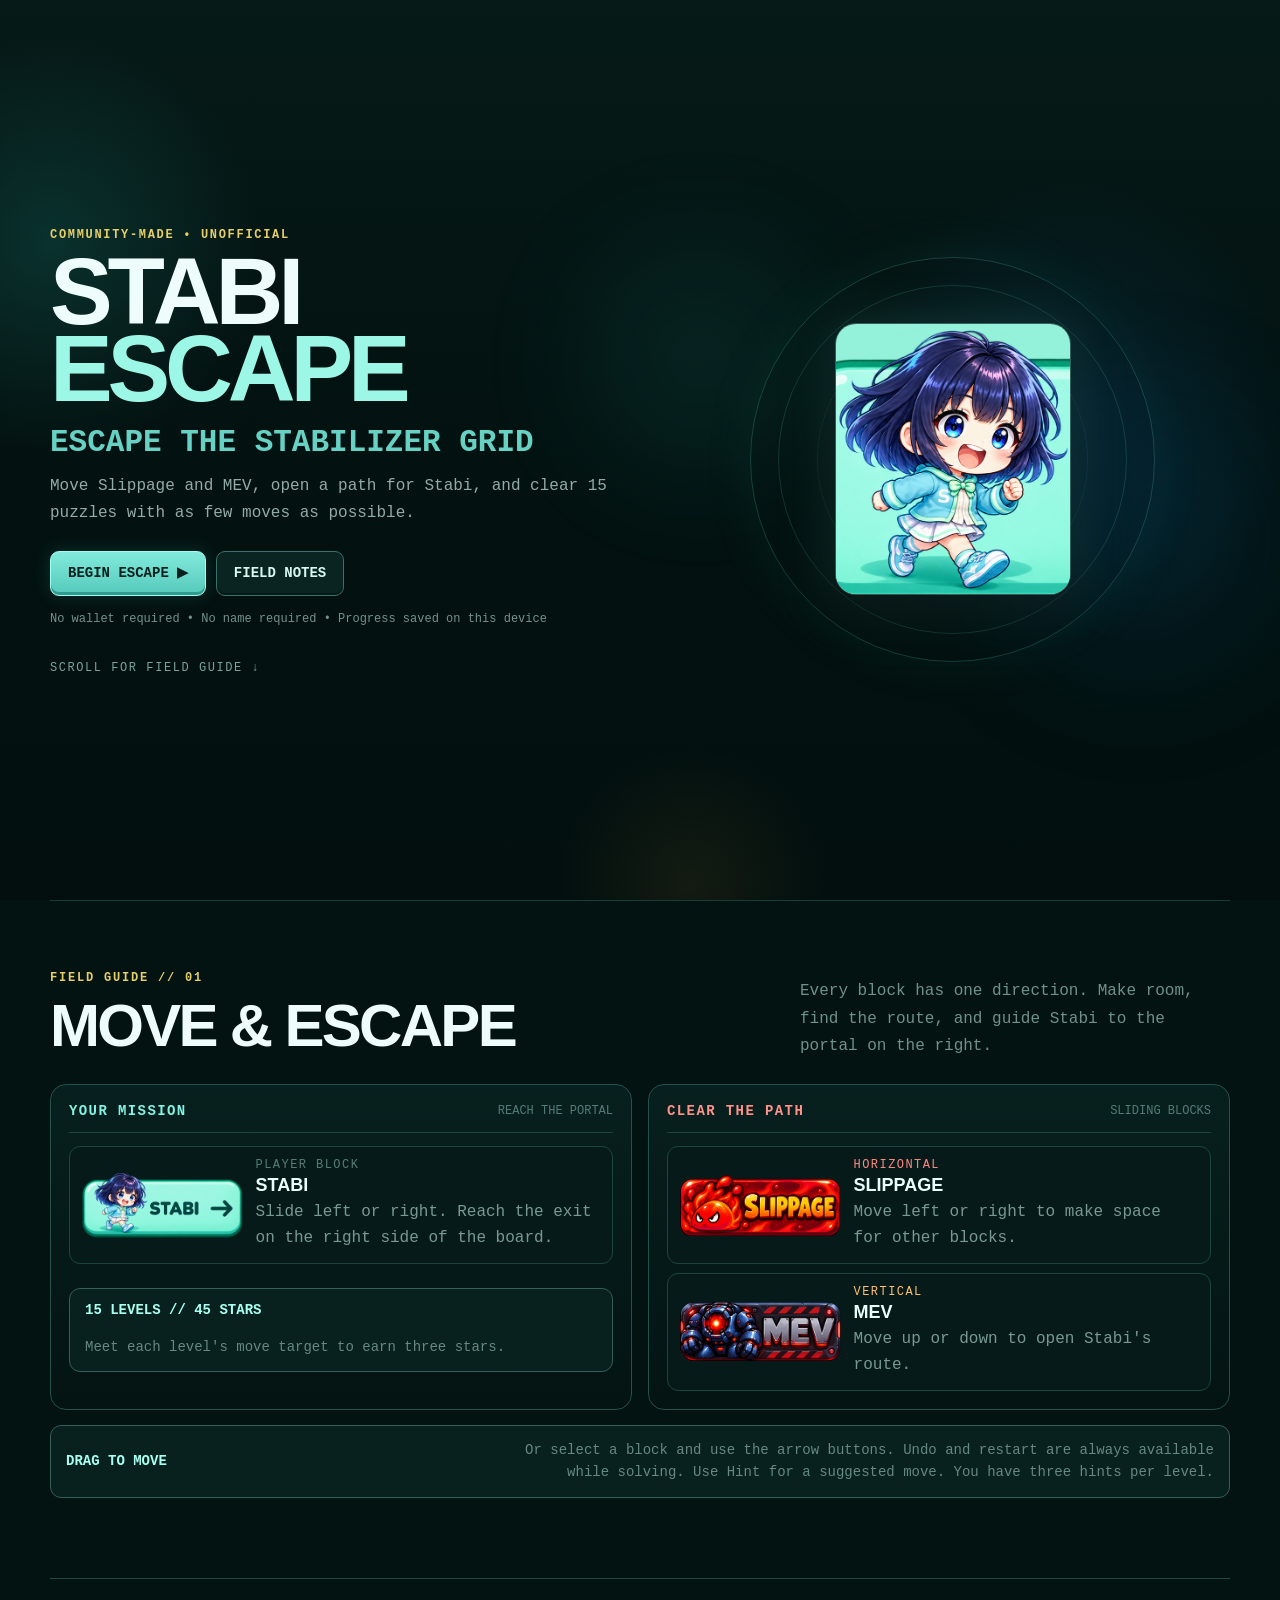
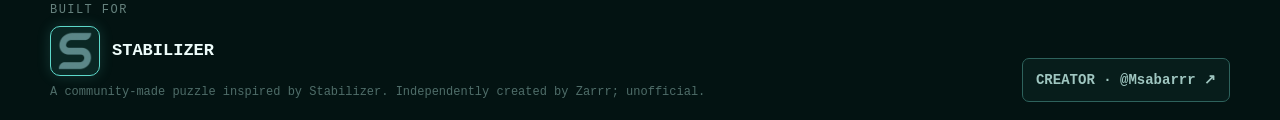
<file: index.html>
<!doctype html>
<html lang="en">
<head>
<meta charset="utf-8">
<meta name="viewport" content="width=device-width,initial-scale=1,viewport-fit=cover">
<meta name="theme-color" content="#031313">
<meta name="description" content="Move Slippage and MEV, open a path for Stabi, and clear 15 sliding puzzles. A community-made game inspired by Stabilizer.">
<title>Stabi Escape</title>
<link rel="stylesheet" href="landing.css">
</head>
<body>
<main class="page">
<section class="hero" aria-labelledby="hero-title">
  <div class="copy">
    <div class="eyebrow">COMMUNITY-MADE • UNOFFICIAL</div>
    <h1 class="title" id="hero-title">STABI<span>ESCAPE</span></h1>
    <div class="sub">ESCAPE THE STABILIZER GRID</div>
    <p class="desc">Move Slippage and MEV, open a path for Stabi, and clear 15 puzzles with as few moves as possible.</p>
    <div class="actions"><a class="btn primary" id="play-link" href="play.html"><span id="play-label">BEGIN ESCAPE</span> <span aria-hidden="true">▶</span></a><button class="btn" id="fieldBtn" type="button" aria-haspopup="dialog" aria-controls="fieldModal">FIELD NOTES</button></div>
    <p id="resume-note" class="resume-note" hidden></p>
    <div class="micro">No wallet required • No name required • Progress saved on this device</div>
    <a class="scrollHint" href="#guide">SCROLL FOR FIELD GUIDE ↓</a>
  </div>
  <div class="visual"><div class="tealGlow" aria-hidden="true"></div><div class="blueGlow" aria-hidden="true"></div><div class="orb"><div class="orbCharacter"><img src="assets/block-stabi.png" alt="Stabi, smiling and running in a teal jacket" draggable="false"></div></div></div>
</section>
<section class="intel" id="guide" aria-labelledby="guide-title">
  <div class="intelHead"><div><div class="intelKicker">FIELD GUIDE // 01</div><h2 id="guide-title">MOVE & ESCAPE</h2></div><p class="intelLead">Every block has one direction. Make room, find the route, and guide Stabi to the portal on the right.</p></div>
  <svg class="sprite-defs" width="0" height="0" aria-hidden="true" focusable="false"><defs><clipPath id="guide-mev" clipPathUnits="userSpaceOnUse"><path d="M228 138H1546Q1688 138 1688 280V584Q1688 731 1540 731H229Q80 731 80 586V283Q80 138 228 138Z"/></clipPath><clipPath id="guide-slippage" clipPathUnits="userSpaceOnUse"><path d="M221 156H480C515 120 554 109 585 127C608 138 618 149 620 156H1550Q1685 156 1685 290V608Q1685 735 1550 735H225Q94 735 94 604V290Q94 156 221 156Z"/></clipPath></defs></svg>
  <div class="guideGrid">
    <div class="guidePanel">
      <div class="panelLabel collectLabel"><b>YOUR MISSION</b><span>REACH THE PORTAL</span></div>
      <div class="itemList">
        <div class="itemCard"><svg class="blockThumb" viewBox="91 115 1593 657" aria-hidden="true" focusable="false"><image href="assets/block-stabi.png" width="1774" height="887"/></svg><div><div class="itemTag">PLAYER BLOCK</div><div class="itemName">STABI</div><div class="itemDesc">Slide left or right. Reach the exit on the right side of the board.</div></div></div>
        <div class="missionStrip"><strong>15 LEVELS // 45 STARS</strong><span>Meet each level's move target to earn three stars.</span></div>
      </div>
    </div>
    <div class="guidePanel">
      <div class="panelLabel killLabel"><b>CLEAR THE PATH</b><span>SLIDING BLOCKS</span></div>
      <div class="itemList">
        <div class="itemCard"><svg class="blockThumb" viewBox="94 112 1591 623" aria-hidden="true" focusable="false"><image href="assets/block-slippage.png" width="1774" height="887" clip-path="url(#guide-slippage)"/></svg><div><div class="itemTag danger">HORIZONTAL</div><div class="itemName">SLIPPAGE</div><div class="itemDesc">Move left or right to make space for other blocks.</div></div></div>
        <div class="itemCard"><svg class="blockThumb" viewBox="80 138 1608 593" aria-hidden="true" focusable="false"><image href="assets/block-mev.png" width="1774" height="887" clip-path="url(#guide-mev)"/></svg><div><div class="itemTag boss">VERTICAL</div><div class="itemName">MEV</div><div class="itemDesc">Move up or down to open Stabi's route.</div></div></div>
      </div>
    </div>
  </div>
  <div class="missionStrip controls-strip"><strong>DRAG TO MOVE</strong><span>Or select a block and use the arrow buttons. Undo and restart are always available while solving. Use Hint for a suggested move. You have three hints per level.</span></div>
</section>
<footer class="footer">
  <div><div class="built">BUILT FOR</div><div class="brand"><img class="brandLogo" src="assets/stabilizer-logo.webp" alt=""><b>STABILIZER</b></div><div class="fine">A community-made puzzle inspired by Stabilizer. Independently created by Zarrr; unofficial.</div></div>
  <div class="footerActions"><a class="smallbtn" href="https://x.com/Msabarrr" rel="noreferrer">CREATOR · @Msabarrr ↗</a></div>
</footer>
</main>
<dialog class="note" id="fieldModal" aria-labelledby="notes-title">
  <button class="close" id="closeField" type="button" aria-label="Close field notes">×</button>
  <div class="kicker">INDEPENDENT COMMUNITY GAME</div><h2 id="notes-title">FIELD NOTES</h2><div class="rule"></div>
  <p><b>Stabi Escape</b> is a fan-made sliding-block puzzle inspired by the Stabilizer ecosystem. Move Slippage and MEV to open a path for Stabi, clear all 15 levels, and find the shortest route to earn up to 45 stars. Your best results are saved on this device.</p>
  <div class="meta">
    <div class="metaBox"><small>CREATOR</small><a class="smallbtn" href="https://x.com/Msabarrr" rel="noreferrer">@Msabarrr ↗</a></div>
    <div class="metaBox"><small>ECOSYSTEM</small><a class="metaLink" href="https://app.stabilizer.finance/" rel="noreferrer">Explore Stabilizer ↗</a></div>
    <div class="metaBox"><small>BUILD</small><b>Community-made • Unofficial</b></div>
    <div class="metaBox"><small>MISSION</small><b>Clear 15 levels · 45 stars</b></div>
  </div>
</dialog>
<script src="levels.js"></script>
<script src="engine.js"></script>
<script src="results.js"></script>
<script src="progress.js"></script>
<script src="landing.js"></script>
</body>
</html>
</file>
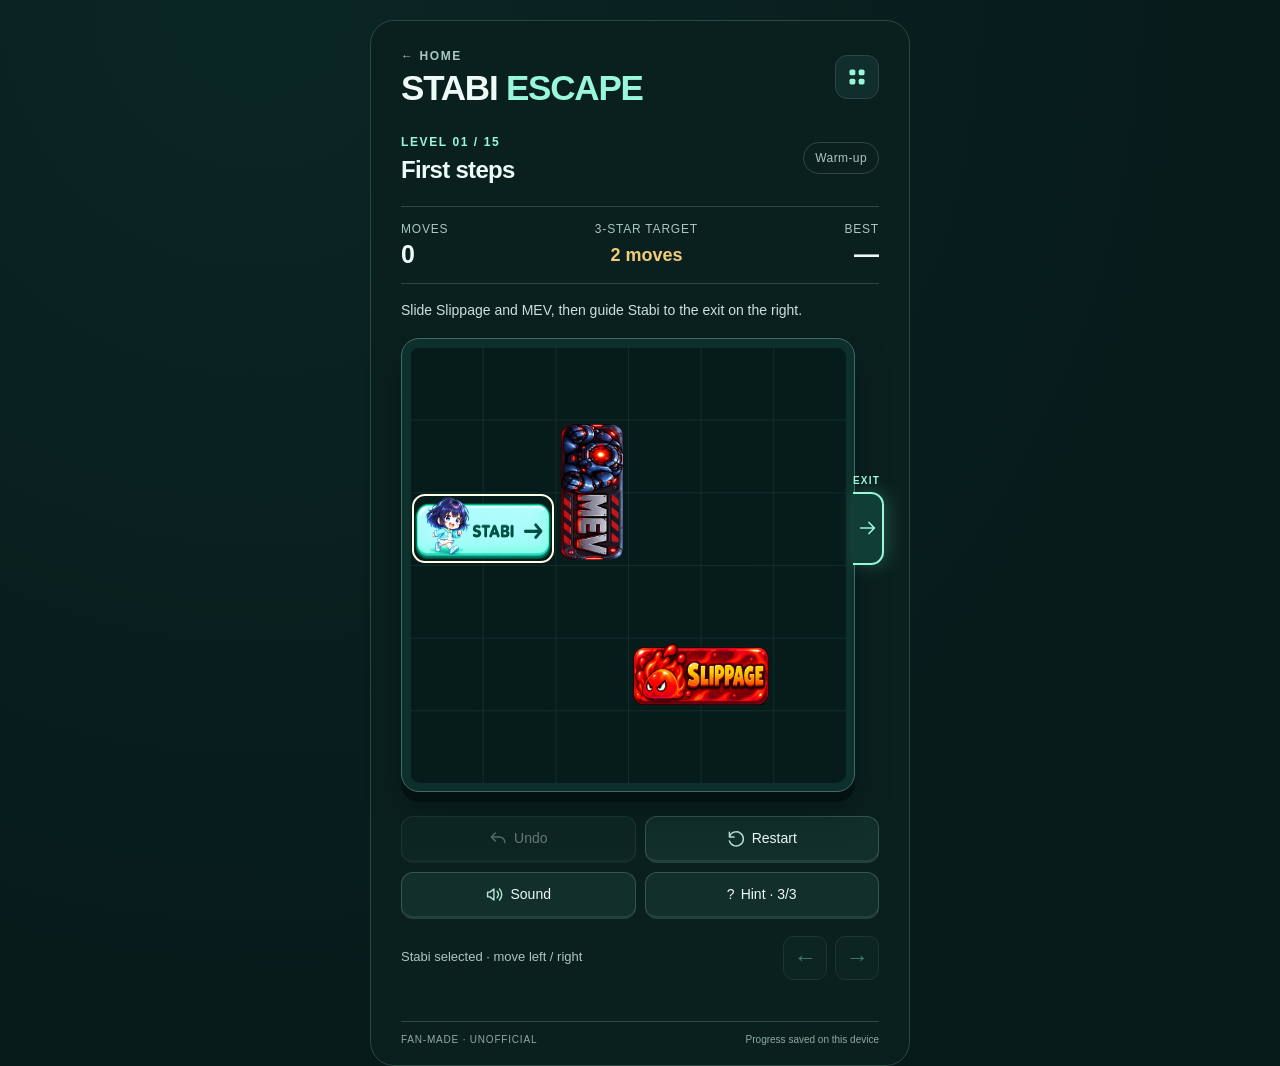
<file: play.html>
<!doctype html>
<html lang="en">
<head>
  <meta charset="utf-8">
  <meta name="viewport" content="width=device-width, initial-scale=1, viewport-fit=cover">
  <meta name="theme-color" content="#071b1b">
  <meta name="description" content="Guide Stabi to the portal in 15 sliding puzzles, with three hints per level, undo, and progress saved on this device.">
  <title>Stabi Escape — Playtest</title>
  <link rel="stylesheet" href="style.css">
</head>
<body>
  <main class="game-shell">
    <header class="masthead">
      <a class="game-brand" href="./" aria-label="Back to home"><p class="eyebrow">← HOME</p><h1>STABI <span>ESCAPE</span></h1></a>
      <button id="levels-button" class="icon-button" aria-label="Levels and score" title="Levels and score"><svg viewBox="0 0 24 24" aria-hidden="true"><rect x="3" y="3" width="7" height="7" rx="2"/><rect x="14" y="3" width="7" height="7" rx="2"/><rect x="3" y="14" width="7" height="7" rx="2"/><rect x="14" y="14" width="7" height="7" rx="2"/></svg></button>
    </header>
    <section class="play-area" aria-label="Stabi Escape game">
      <div class="level-line"><div><span class="eyebrow" id="level-number">LEVEL 01 / 15</span><h2 id="level-title">First steps</h2></div><span class="difficulty" id="difficulty">Warm-up</span></div>
      <div class="stats"><div><span>MOVES</span><strong id="moves">0</strong></div><div class="star-stat"><span>3-STAR TARGET</span><strong id="target">2 moves</strong></div><div><span>BEST</span><strong id="best">—</strong></div></div>
      <p class="instruction" id="instruction">Slide Slippage and MEV, then guide Stabi to the exit on the right.</p>
      <div class="board-frame"><div id="board" class="board" role="group" aria-label="6 by 6 puzzle board"></div><div class="exit" aria-hidden="true"><span>EXIT</span><svg viewBox="0 0 24 24"><path d="M4 12h15m-6-6 6 6-6 6"/></svg></div></div>
      <div class="actions"><button id="undo" class="secondary" disabled><svg viewBox="0 0 24 24" aria-hidden="true"><path d="M8 5 3 10l5 5M3 10h10a7 7 0 0 1 7 7"/></svg>Undo</button><button id="restart" class="secondary"><svg viewBox="0 0 24 24" aria-hidden="true"><path d="M3 10a9 9 0 1 1 0 5M3 4v6h6"/></svg>Restart</button><button id="sound-toggle" class="secondary" aria-label="Mute sound" aria-pressed="true" data-muted="false"><svg viewBox="0 0 24 24" aria-hidden="true"><path d="M10 5 5 9H2v6h3l5 4l0-14z"/><path class="sound-waves" d="M14 8a6 6 0 0 1 0 8m3-11a10 10 0 0 1 0 14"/><path class="sound-slash" d="m15 9 6 6m0-6-6 6"/></svg><span id="sound-label">Sound</span></button><button id="hint-button" class="secondary" type="button" aria-expanded="false" aria-controls="hint-panel"><span aria-hidden="true">?</span><span id="hint-label">Hint · 3/3</span></button></div>
      <section id="hint-panel" class="hint-panel" aria-labelledby="hint-title" hidden><div class="hint-heading"><strong id="hint-title">Hint</strong><button id="close-hint" class="icon-button" type="button" aria-label="Close hint">×</button></div><p id="hint-text" role="status" aria-live="polite"></p><p class="hint-caption">3 hints per level. Hints do not reduce stars.</p></section>
      <div class="tap-controls" aria-label="Alternative controls"><p id="selection-label">You can also select a block and use the arrows.</p><div><button id="move-back" class="arrow-button" aria-label="Move block left" disabled>←</button><button id="move-forward" class="arrow-button" aria-label="Move block right" disabled>→</button></div></div>
      <p id="notice" class="notice" role="status" aria-live="polite"></p>
    </section>
    <footer><span>FAN-MADE · UNOFFICIAL</span><span>Progress saved on this device</span></footer>
  </main>
  <div id="level-modal" class="modal" hidden><section class="dialog" role="dialog" aria-modal="true" aria-labelledby="choose-title"><div class="dialog-top"><h2 id="choose-title">Levels &amp; score</h2><button class="icon-button" id="close-levels" aria-label="Close">✕</button></div><p>Start easy. Take on the next challenge.</p><div class="progress-totals compact"><strong id="level-total-stars">0 / 45 ★</strong><span id="level-completed">0 / 15 levels cleared</span></div><div id="level-grid" class="level-grid"></div><button id="level-score" class="secondary wide">Summary &amp; scorecard</button></section></div>
  <div id="win-modal" class="modal" hidden><section class="dialog victory" role="dialog" aria-modal="true" aria-labelledby="win-title"><span class="eyebrow">PATH CLEAR</span><div class="victory-scene" aria-hidden="true"><span class="winner-aura"></span><span class="sparkle spark-1">✦</span><span class="sparkle spark-2">✦</span><span class="sparkle spark-3">✦</span><span class="sparkle spark-4">✦</span><div class="victory-portrait"><img class="winner-stabi" src="assets/block-stabi.png" alt="" draggable="false"></div></div><h2 id="win-title">Stabi made it!</h2><div id="win-stars" class="win-stars" aria-label="3 stars">★★★</div><p id="win-summary"></p><div class="progress-totals"><div><span>Total stars</span><strong id="win-total-stars">0 / 45 ★</strong></div><div><span>Levels cleared</span><strong id="win-completed">0 / 15</strong></div></div><button id="next-level" class="primary">Next level <span>→</span></button><button id="win-score" class="secondary wide">Summary &amp; scorecard</button><button id="replay" class="text-button">Play again</button><button id="win-levels" class="text-button">Choose level</button></section></div>
  <div id="score-modal" class="modal" hidden>
    <section class="dialog score-dialog" role="dialog" aria-modal="true" aria-labelledby="score-title">
      <div class="dialog-top"><h2 id="score-title">Stabi Escape score</h2><button id="close-score" class="icon-button" aria-label="Back">✕</button></div>
      <p id="score-intro">Your personal best from every level.</p>
      <div class="progress-totals"><div><span>Total stars</span><strong id="score-total-stars">0 / 45 ★</strong></div><div><span>Levels cleared</span><strong id="score-completed">0 / 15</strong></div></div>
      <div id="score-card-frame" class="score-card-frame" aria-busy="false"><img id="score-preview" alt="Stabi Escape scorecard" hidden><p id="score-card-status" role="status">Clear one level to create your scorecard.</p></div>
      <div id="score-actions" hidden>
        <a id="download-score" class="primary" download hidden>Download PNG <span aria-hidden="true">↓</span></a>
        <button id="share-image" class="secondary wide" hidden>Share image</button>
        <a id="share-x" class="secondary wide" href="https://twitter.com/intent/tweet" target="_blank" rel="noopener noreferrer">Share on X <span aria-hidden="true">↗</span></a>
        <p class="share-hint">For X, download the PNG and attach it to your post.</p>
      </div>
      <p id="share-status" class="share-status" role="status" aria-live="polite"></p>
    </section>
  </div>
  <script src="levels.js"></script>
  <script src="engine.js"></script>
  <script src="progress.js"></script>
  <script src="sound.js"></script>
  <script src="results.js"></script>
  <script src="game.js"></script>
</body>
</html>
</file>
<file: landing.css>
:root{--bg:#031312;--teal:#63d8cb;--teal2:#adfff3;--gold:#e6ce69;--text:#eefdfb;--muted:#8ba9a5;--line:#27524d;--red:#ff746d}
*{box-sizing:border-box}html{scroll-behavior:smooth}html,body{margin:0;min-height:100%;background:var(--bg);color:var(--text)}body{font-family:ui-monospace,SFMono-Regular,Menlo,Consolas,monospace;overflow-x:hidden}body:before{content:"";position:fixed;inset:0;z-index:0;pointer-events:none;background:radial-gradient(circle at 4% 27%,rgba(36,176,158,.18),transparent 15%),radial-gradient(circle at 84% 45%,rgba(19,104,169,.16),transparent 19%),radial-gradient(circle at 54% 98%,rgba(195,151,53,.09),transparent 12%),linear-gradient(180deg,#061a18,#031312 42%,#020f0e)}body:after{content:"";position:fixed;inset:0;z-index:0;pointer-events:none;opacity:.12;background-image:linear-gradient(rgba(140,255,240,.025) 1px,transparent 1px),linear-gradient(90deg,rgba(140,255,240,.02) 1px,transparent 1px);background-size:40px 40px}
.page{position:relative;z-index:1;min-height:100svh;padding:0 16px}.hero{width:min(1180px,100%);margin:auto;min-height:100svh;display:grid;grid-template-columns:1.02fr .98fr;align-items:center;gap:48px;padding:9vh 0 7vh}.copy{max-width:650px}.eyebrow{font-size:10px;font-weight:900;letter-spacing:.14em;color:var(--gold);margin-bottom:11px}.title{margin:0;font-family:Arial,Helvetica,sans-serif;font-size:clamp(56px,8vw,94px);font-weight:900;letter-spacing:-.055em;line-height:.78}.title span{display:block;color:#9df7e7}.sub{margin:18px 0 13px;color:#67d1c4;font-size:clamp(20px,3vw,31px);font-weight:900}.desc{max-width:610px;color:#94aaa7;font-size:12px;line-height:1.72;margin:0}.actions{display:flex;gap:10px;align-items:center;margin-top:24px}.btn{appearance:none;border:1px solid #39726b;background:#092421;color:#d9f8f2;border-radius:9px;padding:12px 18px;font:900 11px ui-monospace,monospace;text-decoration:none;cursor:pointer;box-shadow:inset 0 -2px #041615}.btn.primary{color:#06211d;background:linear-gradient(180deg,#82eadc,#54c9bb);border-color:#9dfff2;box-shadow:inset 0 -3px #329b8f,0 0 18px rgba(79,218,201,.16)}.micro{margin-top:13px;color:#55746f;font-size:8px;line-height:1.7}.scrollHint{display:inline-block;margin-top:28px;color:#4f7f79;font-size:8px;letter-spacing:.13em;text-decoration:none}.visual{position:relative;min-height:470px;display:grid;place-items:center}.orb{width:min(405px,78vw);aspect-ratio:1;border-radius:50%;position:relative;border:1px solid rgba(86,220,202,.22);box-shadow:0 0 55px rgba(54,207,191,.07);display:grid;place-items:center}.orb:before,.orb:after{content:"";position:absolute;border-radius:50%;border:1px solid rgba(117,232,218,.15)}.orb:before{inset:27px}.orb:after{inset:66px;border-style:dotted}.orbCharacter{width:58%;max-height:72%;object-fit:contain;image-rendering:pixelated;filter:drop-shadow(0 18px 20px rgba(0,0,0,.42)) drop-shadow(0 0 24px rgba(102,229,215,.18))}.blueGlow{position:absolute;width:270px;height:270px;border-radius:50%;background:#0d6cae;filter:blur(70px);opacity:.13;right:-45px;bottom:22px}.tealGlow{position:absolute;width:210px;height:210px;border-radius:50%;background:#36d7c4;filter:blur(70px);opacity:.10;left:-80px;top:30px}
.intel{width:min(1180px,100%);margin:0 auto;padding:70px 0 80px;border-top:1px solid #173d39}.intelHead{display:flex;justify-content:space-between;gap:20px;align-items:end;margin-bottom:24px}.intelKicker{color:var(--gold);font-size:9px;font-weight:900;letter-spacing:.15em}.intel h2{margin:6px 0 0;font:900 clamp(34px,5vw,60px) Arial,Helvetica,sans-serif;letter-spacing:-.045em}.intelLead{max-width:430px;color:#6f918c;font-size:10px;line-height:1.7;margin:0}.guideGrid{display:grid;grid-template-columns:1fr 1fr;gap:16px}.guidePanel{border:1px solid #24514c;background:linear-gradient(180deg,rgba(8,35,33,.86),rgba(4,20,19,.82));border-radius:16px;padding:18px}.panelLabel{display:flex;align-items:center;justify-content:space-between;gap:12px;padding-bottom:13px;border-bottom:1px solid #1d4540;margin-bottom:13px}.panelLabel b{font-size:13px;letter-spacing:.1em}.panelLabel span{font-size:8px;color:#547c76}.collectLabel b{color:#85f3e4}.killLabel b{color:#ff928b}.itemList{display:grid;gap:9px}.itemCard{min-height:91px;display:grid;grid-template-columns:74px 1fr;align-items:center;gap:13px;border:1px solid #1c4540;border-radius:11px;background:#061b19;padding:9px 12px}.itemCard img{width:66px;height:66px;object-fit:contain;image-rendering:auto;filter:drop-shadow(0 7px 12px #0008)}.itemCard.enemy img{image-rendering:pixelated}.itemTag{font-size:7px;letter-spacing:.12em;color:#557c76;margin-bottom:3px}.itemName{font:900 14px Arial,Helvetica,sans-serif;color:#eafffb;margin-bottom:4px}.itemDesc{font-size:8px;line-height:1.55;color:#789993}.rare{color:#71cfff}.heal{color:#ff9bb0}.danger{color:#ff8982}.boss{color:#ffc16b}.missionStrip{margin-top:15px;border:1px solid #345e58;border-radius:11px;padding:13px 15px;display:flex;justify-content:space-between;gap:18px;align-items:center;background:#08211f}.missionStrip strong{font-size:10px;color:#a9fff2}.missionStrip span{font-size:8px;color:#658883;line-height:1.5;text-align:right}
.footer{width:min(1180px,100%);margin:auto;border-top:1px solid #1f4844;padding:24px 0 18px;display:grid;grid-template-columns:1fr auto;gap:22px;align-items:end;position:relative;z-index:20}.built{font-size:8px;letter-spacing:.12em;color:#66827e}.brand{display:flex;align-items:center;gap:12px;margin:9px 0 7px}.brandLogo{width:50px;height:50px;object-fit:contain;border:1px solid #5dd8ca;border-radius:10px;padding:4px;background:#0a2724;box-shadow:0 0 14px rgba(92,218,202,.18)}.brand b{font-size:17px}.fine{font-size:8px;line-height:1.6;color:#4f6d69}.footerActions{display:flex;gap:8px;flex-wrap:wrap;justify-content:flex-end;position:relative;z-index:30}.creatorForm{margin:0;display:inline-block}.smallbtn{border:1px solid #2e625c;background:#071d1b;color:#9fc6c0;border-radius:7px;padding:9px 13px;text-decoration:none;font:800 8px ui-monospace,monospace;cursor:pointer;pointer-events:auto;touch-action:manipulation}
.modal{position:fixed;inset:0;z-index:40;display:none;place-items:center;padding:18px;background:rgba(1,10,10,.78);backdrop-filter:blur(9px)}.modal.open{display:grid}.note{width:min(650px,94vw);background:linear-gradient(180deg,#0a2b28,#071e1c);border:1px solid #5fc7bc;border-radius:15px;box-shadow:0 30px 90px #000b,0 0 26px rgba(74,210,195,.13);padding:22px;position:relative}.close{position:absolute;right:17px;top:17px;width:31px;height:31px;border:1px solid #436d68;background:#09211f;color:#b8d2ce;border-radius:8px;cursor:pointer}.note .kicker{font-size:8px;color:var(--gold);font-weight:900;letter-spacing:.12em}.note h2{margin:8px 0 16px;font-size:32px;letter-spacing:.02em}.rule{height:1px;background:#27514c;margin-bottom:15px}.note p{font-size:10px;line-height:1.7;color:#abc0bd}.meta{display:grid;grid-template-columns:1fr 1fr;gap:9px;margin-top:16px}.metaBox{border:1px solid #28544f;border-radius:9px;padding:10px;background:#071d1b}.metaBox small{display:block;color:#53746f;font-size:7px;margin-bottom:4px}.metaBox b,.metaBox a{color:#d8f1ed;font-size:10px;text-decoration:none}
@media(max-width:760px){.page{padding:0 15px}.hero{grid-template-columns:1fr 1fr;gap:12px;padding:7vh 0}.title{font-size:clamp(48px,14vw,68px)}.sub{font-size:clamp(17px,5vw,24px)}.desc{font-size:10px}.visual{min-height:360px}.orb{width:min(330px,72vw)}.guideGrid{grid-template-columns:1fr}.intelHead{align-items:start;flex-direction:column}.footer{grid-template-columns:1fr}.footerActions{justify-content:flex-start}.meta{grid-template-columns:1fr 1fr}}
@media(max-width:560px){.hero{grid-template-columns:1.03fr .97fr;gap:2px;padding-top:12vh}.copy{position:relative;z-index:2}.visual{min-height:330px}.orb{width:300px;transform:translateX(18%)}.orbCharacter{width:56%}.desc{font-size:9px}.micro{font-size:7px}.intel{padding:52px 0 62px}.itemCard{grid-template-columns:58px 1fr;min-height:78px}.itemCard img{width:52px;height:52px}.missionStrip{align-items:flex-start;flex-direction:column}.missionStrip span{text-align:left}.brand b{font-size:15px}.brandLogo{width:46px;height:46px}.note{padding:20px}.note h2{font-size:28px}}

/* Match Stabi Survive's landing shell; adapt the content to Stabi Escape. */
[hidden]{display:none!important}a:focus-visible,button:focus-visible{outline:3px solid var(--gold);outline-offset:4px}button,a{-webkit-tap-highlight-color:transparent}.hero{min-height:100vh;min-height:100svh}.copy{position:relative;z-index:2}.title{line-height:.82}.eyebrow,.intelKicker{font-size:.75rem}.desc{font-size:1rem;line-height:1.7}.actions{flex-wrap:wrap}.btn{font-size:.875rem;min-height:44px;padding:12px 17px;display:inline-flex;align-items:center;justify-content:center;gap:8px;line-height:1.3}.micro,.scrollHint{font-size:.75rem;line-height:1.7}.micro{color:#73928c}.scrollHint{color:#79a49d;min-height:44px;padding-top:12px;margin-top:17px}.resume-note{font-size:.875rem;line-height:1.6;color:var(--gold);margin:15px 0 0}.orbCharacter{position:relative;aspect-ratio:535/620;max-height:none;overflow:hidden;border-radius:20px;background:#93f2d9;image-rendering:auto;box-shadow:0 0 0 1px #b8f9e344}.orbCharacter img{position:absolute;width:331.5888%;max-width:none;height:auto;left:-38.8785%;top:-17.7419%;image-rendering:auto;pointer-events:none}.sprite-defs{position:absolute;overflow:hidden}.blockThumb{width:100%;height:auto;max-height:76px;display:block}.itemCard{grid-template-columns:minmax(105px,31%) 1fr;min-height:118px}.intelLead{font-size:1rem}.panelLabel{flex-wrap:wrap}.panelLabel b{font-size:.875rem}.panelLabel span,.itemTag{font-size:.75rem}.itemName{font-size:1.125rem}.itemDesc{font-size:1rem;line-height:1.6}.missionStrip{flex-wrap:wrap}.missionStrip strong{font-size:.875rem}.missionStrip span{font-size:.875rem;line-height:1.6}.controls-strip span{max-width:720px}.built,.fine{font-size:.75rem}.smallbtn{font-size:.875rem;min-height:44px;display:inline-flex;align-items:center}.note{position:fixed;inset:0;margin:auto;height:fit-content;color:var(--text);max-height:90vh;overflow:auto}.note::backdrop{background:rgba(1,10,10,.78);backdrop-filter:blur(9px)}.close{width:44px;height:44px;font-size:24px}.note .kicker{font-size:.75rem;max-width:calc(100% - 48px)}.note h2{padding-right:36px}.note p{font-size:1rem}.metaBox small{font-size:.75rem}.metaBox b,.metaBox a{font-size:.875rem}
@media(max-width:760px){.hero{gap:20px}.title{font-size:clamp(44px,8vw,68px)}.desc{font-size:1rem}.orb{width:min(330px,48vw)}.visual{min-height:360px}.btn{padding:11px 13px}.guideGrid{grid-template-columns:1fr}.orbCharacter{width:60%}}
@media(max-width:560px){.hero{grid-template-columns:1.07fr .93fr;gap:10px;padding:9vh 0 7vh}.title{font-size:clamp(40px,11.5vw,64px)}.sub{font-size:clamp(18px,4.2vw,24px);line-height:1.3}.desc{font-size:1rem}.visual{min-height:330px;pointer-events:none}.orb{width:270px;transform:translateX(4%)}.orbCharacter{width:58%;border-radius:15px}.eyebrow{font-size:.75rem;line-height:1.6;letter-spacing:.08em}.actions{gap:10px}.btn{font-size:.875rem;padding:11px 10px}.micro{font-size:.75rem}.itemCard{grid-template-columns:minmax(100px,32%) 1fr;gap:12px;padding:13px 10px}.itemName{font-size:1rem}.itemDesc{font-size:1rem}.intel{padding:52px 0 62px}.meta{grid-template-columns:1fr}.missionStrip span{text-align:left}.brand b{font-size:17px}}
/* Field Notes follows the four-card layout used in Stabi Survive. */
#fieldModal .meta{grid-template-columns:repeat(2,minmax(0,1fr));gap:10px}
#fieldModal p{font-size:.875rem;line-height:1.7}
#fieldModal .metaBox{min-width:0;padding:11px}
#fieldModal .metaBox small{color:#89aaa4;letter-spacing:.04em;margin-bottom:6px}
#fieldModal .metaBox b,#fieldModal .metaBox a{line-height:1.5;overflow-wrap:anywhere}
#fieldModal .metaLink{display:inline-flex;align-items:center;min-height:44px;touch-action:manipulation}
#fieldModal .smallbtn{max-width:100%;padding:8px 12px}
#fieldModal .metaLink:hover{text-decoration:underline;text-underline-offset:4px}
.smallbtn:hover{background:#0d302c;border-color:#63d8cb}
@media(max-width:380px){#fieldModal{padding:16px}#fieldModal .metaBox{padding:9px}#fieldModal .smallbtn{padding:8px}}
@media(prefers-reduced-motion:reduce){html{scroll-behavior:auto}*,*::before,*::after{animation:none!important;transition:none!important}}
</file>
<file: style.css>
:root{color-scheme:dark;--ink:#eefaf6;--muted:#a8c8c0;--mint:#99f7da;--line:#2b4842;--surface:#0c2626;--gold:#f1cc79;font-family:Arial,Helvetica,sans-serif;font-synthesis:none}
*{box-sizing:border-box}body{margin:0;background:#071b1b;color:var(--ink);min-height:100vh;background-image:radial-gradient(ellipse at 20% 0%,#174f4438,transparent 65%)}button{font:inherit;cursor:pointer;-webkit-tap-highlight-color:transparent}button:focus-visible{outline:3px solid var(--gold);outline-offset:4px}button:disabled{opacity:.4;cursor:default}button,svg{flex-shrink:0}svg{width:22px;height:22px;fill:none;stroke:currentColor;stroke-width:1.8;stroke-linecap:round;stroke-linejoin:round}[hidden]{display:none!important}
.game-shell{width:100%;max-width:540px;margin:0 auto;padding:24px 22px 16px;padding-bottom:max(16px,env(safe-area-inset-bottom))}.masthead{display:flex;justify-content:space-between;align-items:center;margin-bottom:28px}.eyebrow{font-size:12px;font-weight:700;letter-spacing:1.6px;color:var(--muted);margin:0 0 7px}h1{font-size:clamp(27px,6vw,35px);font-weight:850;letter-spacing:-1.2px;margin:0;line-height:1}h1 span{color:var(--mint)}.icon-button{width:44px;height:44px;border:1px solid var(--line);border-radius:12px;background:#102e2b;color:var(--mint);display:grid;place-items:center;font-size:20px}.icon-button svg{width:20px;height:20px;fill:currentColor;stroke:none}.play-area{position:relative}.level-line{display:flex;align-items:center;justify-content:space-between;gap:10px}.level-line .eyebrow{font-size:12px;color:var(--mint)}h2{font-size:24px;letter-spacing:-.7px;line-height:1.2;margin:6px 0 0}.difficulty{font-size:12px;letter-spacing:.4px;padding:8px 11px;border:1px solid var(--line);border-radius:20px;color:var(--muted)}.stats{display:flex;justify-content:space-between;gap:8px;margin:21px 0 0;padding:15px 0;border-top:1px solid var(--line);border-bottom:1px solid var(--line)}.stats>div{display:flex;flex-direction:column;gap:5px}.stats>div:last-child{text-align:right}.stats span{font-size:12px;letter-spacing:.8px;color:var(--muted)}.stats strong{font-size:25px;line-height:1.1;font-variant-numeric:tabular-nums}.stats .star-stat{text-align:center}.star-stat strong{color:var(--gold);font-size:18px;padding-top:5px}.instruction{font-size:14px;line-height:1.45;color:#cae2db;margin:16px 0 17px;min-height:20px}
.board-frame{position:relative;margin:0 24px 0 0;padding:8px;border:1px solid #426b60;border-radius:18px;background:#0e302c;box-shadow:0 10px 0 #031211,0 18px 36px #0004}.board{position:relative;width:100%;aspect-ratio:1/1;background-color:#061c1b;background-image:linear-gradient(to right,#8fe4cf15 1px,transparent 1px),linear-gradient(to bottom,#8fe4cf15 1px,transparent 1px);background-size:calc(100% / 6) calc(100% / 6);border-radius:10px;touch-action:none;user-select:none;-webkit-user-select:none;isolation:isolate}.exit{position:absolute;right:-30px;top:calc(8px + (100% - 16px) / 3);width:31px;height:calc((100% - 16px) / 6);border:2px solid var(--mint);border-left:0;border-radius:0 13px 13px 0;background:#103e36;color:var(--mint);display:flex;align-items:center;justify-content:center;box-shadow:3px 0 18px #69ecba42}.exit span{position:absolute;top:-19px;left:0;font-size:10px;letter-spacing:1.2px;font-weight:700}.exit svg{width:22px;height:22px}.board.ready{background-color:#0b2923}.board-frame:has(.ready) .exit{background:#2b6757}
.piece{position:absolute;z-index:1;display:flex;align-items:center;justify-content:center;gap:7px;border:1px solid #e9d18e6e;border-top:2px solid #f5dca69c;border-bottom:5px solid #876133;border-radius:10px;background:linear-gradient(110deg,#d0ae68,#b59255);color:#432f18;box-shadow:0 4px 7px #0004;transition:left .14s ease,top .14s ease,box-shadow .15s,filter .15s;touch-action:none;padding:0;overflow:hidden}.piece.vertical{background:linear-gradient(125deg,#686495,#514d7e);border-color:#a29ed562;border-top-color:#c2bced83;border-bottom-color:#302d55;color:#ddd5ff}.piece .piece-id{font-size:12px;opacity:.65;font-weight:700;position:absolute;top:6px;left:7px}.piece .grip{font-size:16px;letter-spacing:2px;opacity:.45;line-height:1}.piece.vertical .grip{transform:rotate(90deg)}.piece.selected{outline:2px solid #fff4cf;outline-offset:1px;z-index:3;filter:brightness(1.12)}.piece.dragging{transition:none;z-index:5;filter:brightness(1.13)}.piece.stabi{background:linear-gradient(100deg,#a4ffe0,#57c4a4);border-color:#d5fff0;border-bottom-color:#328b73;color:#103a31;z-index:2;overflow:visible}.stabi .character{height:125%;width:52%;object-fit:contain;filter:drop-shadow(0 3px 2px #143c3570);pointer-events:none;-webkit-user-drag:none}.stabi .stabi-label{font-size:11px;font-weight:800;letter-spacing:1px;display:flex;flex-direction:column;align-items:center;gap:2px}.stabi-label b{font-size:20px;line-height:1}.piece.escaped{transition:transform .55s ease-in,opacity .6s ease;transform:translateX(150%);opacity:0;pointer-events:none}.piece.bump{animation:bump .18s ease-in-out 2}@keyframes bump{50%{filter:brightness(1.4)}}
.actions{display:grid;grid-template-columns:1fr 1fr;gap:12px;margin-top:24px}.secondary{height:47px;border:1px solid #36564e;border-bottom:3px solid #24413a;border-radius:12px;background:#122f2b;color:var(--ink);font-size:15px;display:flex;align-items:center;justify-content:center;gap:9px}.secondary:not(:disabled):active,.arrow-button:not(:disabled):active{transform:translateY(2px)}.secondary svg{width:19px;height:19px;color:#b7e4d3}.tap-controls{display:flex;align-items:center;justify-content:space-between;gap:14px;margin-top:17px}.tap-controls p{font-size:13px;line-height:1.45;color:var(--muted);max-width:250px;margin:0}.tap-controls>div{display:flex;gap:8px}.arrow-button{font-size:23px;color:var(--mint);background:#102c27;border:1px solid #36564e;border-radius:10px;min-width:44px;min-height:44px}.notice{font-size:13px;line-height:1.4;color:var(--gold);min-height:18px;margin:11px 0 0}footer{display:flex;justify-content:space-between;gap:10px;border-top:1px solid var(--line);padding-top:12px;margin-top:6px;font-size:10px;letter-spacing:.8px;color:#8bac9f}footer span:last-child{letter-spacing:0}.modal{position:fixed;inset:0;z-index:20;background:#020e11d9;display:flex;align-items:center;justify-content:center;padding:22px;backdrop-filter:blur(6px)}.dialog{width:100%;max-width:390px;background:#102c29;border:1px solid #45675c;border-radius:22px;padding:25px;box-shadow:0 26px 80px #0008;max-height:90vh;overflow:auto}.dialog-top{display:flex;justify-content:space-between;align-items:center}.dialog h2{font-size:27px;margin:0}.dialog p{font-size:15px;color:#b5d1c6;line-height:1.55}.level-grid{display:grid;grid-template-columns:repeat(5,1fr);gap:8px;margin-top:22px}.level-option{height:67px;min-width:0;border:1px solid #406050;background:#19392f;border-radius:11px;color:var(--ink);font-size:20px;font-weight:700}.level-option.active{border:2px solid var(--mint)}.level-option span{display:block;color:var(--gold);font-size:10px;letter-spacing:1px;margin-top:8px}.victory{text-align:center}.victory .eyebrow{color:var(--mint);display:block;margin-bottom:14px}.victory h2{font-size:33px}.win-stars{font-size:44px;letter-spacing:7px;color:var(--gold);margin:20px 0 14px;line-height:1}.win-stars .empty{color:#496052}.primary{width:100%;background:var(--mint);color:#062c20;border:1px solid #c6ffe9;border-bottom:4px solid #49a583;border-radius:12px;padding:15px;font-size:16px;font-weight:700;display:flex;justify-content:space-between;align-items:center;margin-top:22px}.text-button{border:0;background:none;color:#c1dfd1;text-decoration:underline;font-size:14px;min-height:42px;margin:10px 5px 0;padding:6px}.primary:active{transform:translateY(2px)}
@media(min-width:700px){.game-shell{margin-top:20px;background:#0a201f;border:1px solid #29483f;border-radius:24px;padding:28px 30px 20px}.masthead{margin-bottom:27px}footer{margin-top:12px}}
@media(max-width:370px){.game-shell{padding:16px 15px 12px}.masthead{margin-bottom:21px}.level-line h2{font-size:21px}.difficulty{font-size:11px;padding:7px}.stats span{font-size:10px}.stats{margin-top:16px}.instruction{font-size:13px}.piece{border-radius:8px}.stabi-label{font-size:9px!important}.piece .piece-id{font-size:10px;top:4px;left:5px}}
@media(max-height:750px) and (max-width:699px){.game-shell{padding-top:14px}.masthead{margin-bottom:17px}h1{font-size:28px}.level-line h2{font-size:22px}.stats{margin-top:13px;padding:10px 0}.instruction{margin:12px 0}.actions{margin-top:20px}.tap-controls{margin-top:12px}footer{margin-top:0}}
.actions{grid-template-columns:repeat(2,minmax(0,1fr));gap:9px}.actions .secondary{min-width:0;gap:6px;font-size:14px;padding:0 6px}.sound-slash{display:none}#sound-toggle[data-muted="true"] .sound-waves{display:none}#sound-toggle[data-muted="true"] .sound-slash{display:block}#sound-toggle[data-muted="true"]{color:var(--muted)}
.piece.escaped{transition:none;transform-origin:right center;transform:translateX(17%) scale(.05);opacity:0;animation:enter-portal .74s ease-in both}.board-frame.celebrating .exit{animation:portal-bloom .85s ease-out both}.victory{animation:victory-arrive .3s ease-out both}.victory-scene{height:96px;width:200px;position:relative;margin:3px auto 20px;display:flex;align-items:center;justify-content:center}.winner-stabi{position:relative;z-index:1;height:96px;width:auto;object-fit:contain;filter:drop-shadow(0 7px 8px #061e1888);animation:stabi-cheer .7s .1s ease-out both}.winner-aura{position:absolute;bottom:-1px;width:88px;height:23px;border:1px solid #9af7da88;border-radius:50%;background:#72e9b922;box-shadow:0 0 32px 12px #72e9b918;animation:aura-arrive .55s ease-out both}.sparkle{position:absolute;color:var(--gold);font-size:21px;line-height:1;animation:sparkle-arrive .65s .25s ease-out both}.spark-1{left:36px;top:16px}.spark-2{right:27px;top:34px;font-size:16px;animation-delay:.4s}.spark-3{left:47px;bottom:10px;font-size:12px;animation-delay:.45s}.spark-4{right:49px;top:0;font-size:11px;animation-delay:.3s}.win-stars{display:flex;justify-content:center;gap:8px;letter-spacing:0;margin:17px 0 10px}.win-stars span{display:inline-block}.win-stars .earned{animation:star-arrive .42s calc(.2s + var(--order)*.13s) ease-out both;text-shadow:0 3px 16px #f1cc7922}.win-stars .empty{opacity:.6}
@keyframes enter-portal{0%{transform:translateX(0) scale(1);opacity:1}40%{transform:translateX(8%) scale(.86);opacity:1}100%{transform:translateX(17%) scale(.05);opacity:0}}
@keyframes portal-bloom{0%{box-shadow:3px 0 18px #69ecba42}45%{background:#3f8a71;box-shadow:0 0 27px 5px #88efb96e}100%{background:#24604e;box-shadow:0 0 18px #69ecba42}}
@keyframes victory-arrive{from{opacity:0;transform:translateY(14px) scale(.97)}to{opacity:1;transform:translateY(0) scale(1)}}
@keyframes stabi-cheer{0%{opacity:0;transform:translateY(10px) scale(.85)}45%{opacity:1;transform:translateY(-7px) scale(1.06) rotate(-3deg)}75%{transform:translateY(2px) scale(.99) rotate(2deg)}100%{opacity:1;transform:translateY(0) scale(1) rotate(0)}}
@keyframes aura-arrive{from{opacity:0;transform:scale(.5)}to{opacity:1;transform:scale(1)}}
@keyframes sparkle-arrive{0%{opacity:0;transform:scale(.2) rotate(-35deg)}65%{opacity:1;transform:scale(1.25) rotate(10deg)}100%{opacity:.85;transform:scale(1) rotate(0)}}
@keyframes star-arrive{0%{opacity:0;transform:translateY(10px) scale(.4) rotate(-16deg)}65%{opacity:1;transform:translateY(-3px) scale(1.2) rotate(4deg)}100%{opacity:1;transform:translateY(0) scale(1) rotate(0)}}
@media(max-width:370px){.actions{gap:7px}.actions .secondary{gap:5px}.actions .secondary svg{width:17px;height:17px}}
.piece.slippage{background:linear-gradient(110deg,#c93e4d,#a32941);border-color:#ff909969;border-top-color:#ffadb3a8;border-bottom-color:#661b30;color:#fff4f5}.piece.mev{background:linear-gradient(125deg,#7650b1,#55358b);border-color:#c4a2fb70;border-top-color:#d9c0ff9c;border-bottom-color:#31204f;color:#f6eeff}.piece .hazard-label{display:block;font-size:clamp(.875rem,3.8vw,1rem);font-weight:800;line-height:1.1;letter-spacing:.01em;white-space:nowrap;pointer-events:none;text-shadow:0 1px 2px #0003}.piece.mev .hazard-label{letter-spacing:.07em}
.progress-totals{display:flex;align-items:center;justify-content:space-between;gap:15px;text-align:left;background:#09221e;border:1px solid #3b5f4e;border-radius:12px;padding:13px 15px;margin:15px 0}.progress-totals>div{display:flex;flex-direction:column;gap:5px}.progress-totals>div:last-child{text-align:right}.progress-totals span{font-size:14px;color:#b5d1c6}.progress-totals strong{font-size:21px;color:var(--gold);font-variant-numeric:tabular-nums}.progress-totals>div:last-child strong{color:var(--mint)}.progress-totals.compact{padding:11px 13px}.progress-totals.compact span{font-size:13px;text-align:right}.wide{width:100%;margin-top:12px}.secondary.wide{padding:10px;min-height:47px;height:auto;text-align:center;text-decoration:none}.score-dialog{max-width:460px}.score-dialog .dialog-top{gap:14px}.score-dialog .dialog-top h2{font-size:25px;line-height:1.2}.score-card-frame{margin-top:18px;border:1px solid #395a4b;border-radius:12px;background:#071b1b;overflow:hidden}.score-card-frame img{width:100%;height:auto;aspect-ratio:3/2;display:block}.score-card-frame p{font-size:14px;padding:23px 17px;text-align:center;margin:0;min-height:90px;display:flex;align-items:center;justify-content:center}.score-dialog a.primary{text-decoration:none}.score-dialog .share-hint{font-size:14px;line-height:1.5;margin:13px 0 0}.share-status{min-height:0;margin:10px 0 0!important;font-size:14px!important;color:var(--gold)!important}.share-status:empty{display:none}
/* Supplied block artwork follows each piece's existing hit area and movement axis. */
.game-brand{color:inherit;text-decoration:none}.game-brand:focus-visible{outline:3px solid var(--gold);outline-offset:5px;border-radius:4px}
.victory-scene{height:124px}
.victory-portrait{position:relative;z-index:1;width:104px;aspect-ratio:535/620;overflow:hidden;border-radius:15px;background:#93f2d9;box-shadow:0 0 0 1px #c5ffe673,0 5px 12px #0005;animation:stabi-cheer .7s .1s ease-out both}
.victory-portrait .winner-stabi{position:absolute;left:-38.8785%;top:-17.7419%;width:331.5888%;height:auto;max-width:none;object-fit:fill;filter:none;animation:none;pointer-events:none}
.piece .block-fallback{font-size:clamp(.875rem,3.8vw,1rem);font-weight:800;line-height:1.1;white-space:nowrap;pointer-events:none}
.piece .piece-art{position:absolute;left:50%;top:50%;width:var(--art-width);height:var(--art-height);max-width:none;transform:translate(-50%,-50%);overflow:hidden;pointer-events:none;user-select:none;fill:none;stroke:none;opacity:0}
.piece.vertical .piece-art{transform:translate(-50%,-50%) rotate(90deg)}
.piece.art-ready{border:0;background:transparent;box-shadow:none;overflow:visible}
.piece.art-ready .piece-art{opacity:1}
.piece.art-ready .block-fallback{visibility:hidden}
@media(prefers-reduced-motion:reduce){*,*::before,*::after{animation:none!important;transition:none!important}}

/* Optional hints use the existing mint and gold game palette. */
.hint-panel{margin:14px 0 0;padding:12px 15px;border:1px solid #9f8854;border-radius:12px;background:#152f28}
.hint-heading{display:flex;align-items:center;justify-content:space-between;gap:12px;color:var(--gold);font-size:1rem}
.hint-heading .icon-button{color:var(--gold);width:44px;height:44px}
.hint-panel p{font-size:1rem;line-height:1.55;margin:8px 0;color:var(--ink)}
.hint-panel .hint-caption{font-size:.875rem;color:var(--muted);margin-bottom:0}
.piece.hinted{outline:3px dashed var(--gold);outline-offset:2px;z-index:4;filter:brightness(1.12)}
</file>
